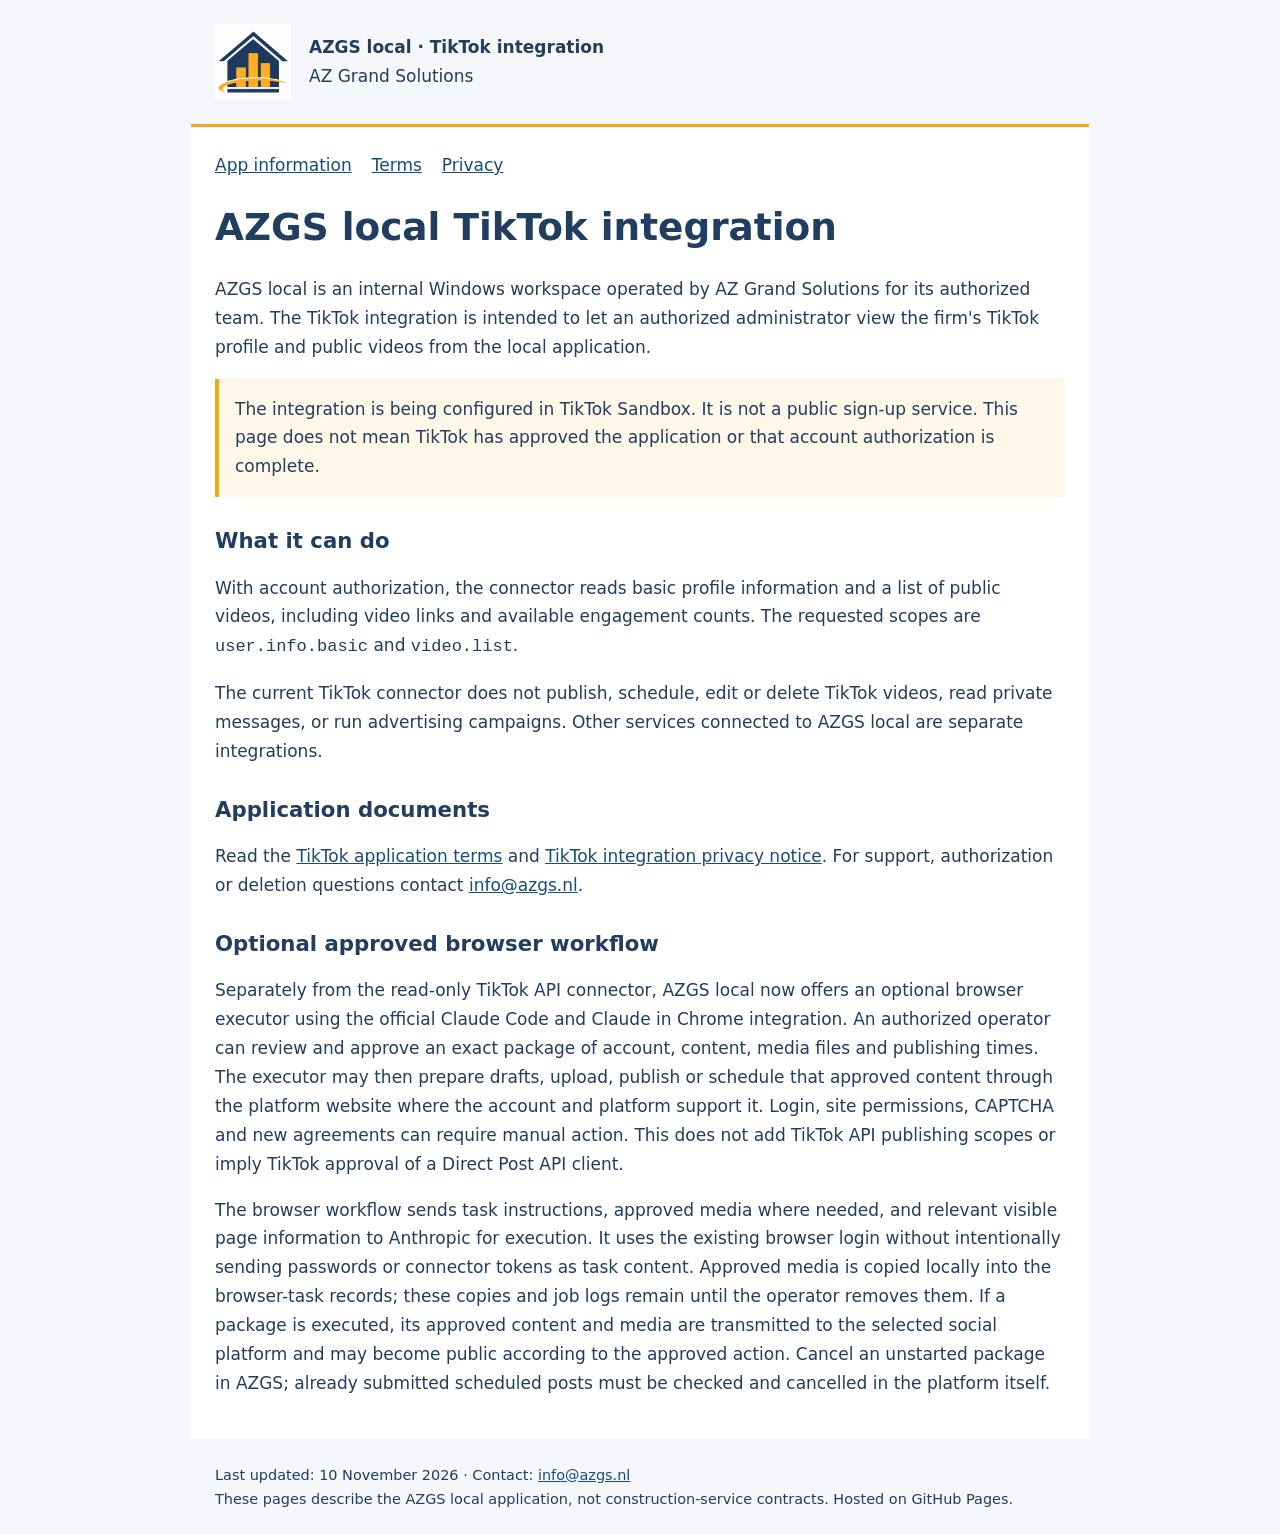
<file: index.html>
<!doctype html><html lang="en"><head><meta charset="utf-8"><meta name="viewport" content="width=device-width,initial-scale=1"><meta name="description" content="AZGS local TikTok integration: application information, terms and privacy."><title>AZGS local TikTok integration | AZGS local TikTok</title><link rel="stylesheet" href="./assets/style.css"></head><body><header><img src="./assets/azgs-icon.png" alt="AZ Grand Solutions logo"><div><strong>AZGS local · TikTok integration</strong><br>AZ Grand Solutions</div></header><main><nav aria-label="Legal navigation"><a href="./index.html">App information</a><a href="./tiktok-terms/">Terms</a><a href="./tiktok-privacy/">Privacy</a></nav><h1>AZGS local TikTok integration</h1><p>AZGS local is an internal Windows workspace operated by AZ Grand Solutions for its authorized team. The TikTok integration is intended to let an authorized administrator view the firm's TikTok profile and public videos from the local application.</p><p class="note">The integration is being configured in TikTok Sandbox. It is not a public sign-up service. This page does not mean TikTok has approved the application or that account authorization is complete.</p><h2>What it can do</h2><p>With account authorization, the connector reads basic profile information and a list of public videos, including video links and available engagement counts. The requested scopes are <code>user.info.basic</code> and <code>video.list</code>.</p><p>The current TikTok connector does not publish, schedule, edit or delete TikTok videos, read private messages, or run advertising campaigns. Other services connected to AZGS local are separate integrations.</p><h2>Application documents</h2><p>Read the <a href="tiktok-terms/">TikTok application terms</a> and <a href="tiktok-privacy/">TikTok integration privacy notice</a>. For support, authorization or deletion questions contact <a href="mailto:info@azgs.nl">info@azgs.nl</a>.</p><h2>Optional approved browser workflow</h2><p>Separately from the read-only TikTok API connector, AZGS local now offers an optional browser executor using the official Claude Code and Claude in Chrome integration. An authorized operator can review and approve an exact package of account, content, media files and publishing times. The executor may then prepare drafts, upload, publish or schedule that approved content through the platform website where the account and platform support it. Login, site permissions, CAPTCHA and new agreements can require manual action. This does not add TikTok API publishing scopes or imply TikTok approval of a Direct Post API client.</p><p>The browser workflow sends task instructions, approved media where needed, and relevant visible page information to Anthropic for execution. It uses the existing browser login without intentionally sending passwords or connector tokens as task content. Approved media is copied locally into the browser-task records; these copies and job logs remain until the operator removes them. If a package is executed, its approved content and media are transmitted to the selected social platform and may become public according to the approved action. Cancel an unstarted package in AZGS; already submitted scheduled posts must be checked and cancelled in the platform itself.</p></main><footer>Last updated: 10 November 2026 · Contact: <a href="mailto:info@azgs.nl">info@azgs.nl</a><br>These pages describe the AZGS local application, not construction-service contracts. Hosted on GitHub Pages.</footer></body></html>
</file>
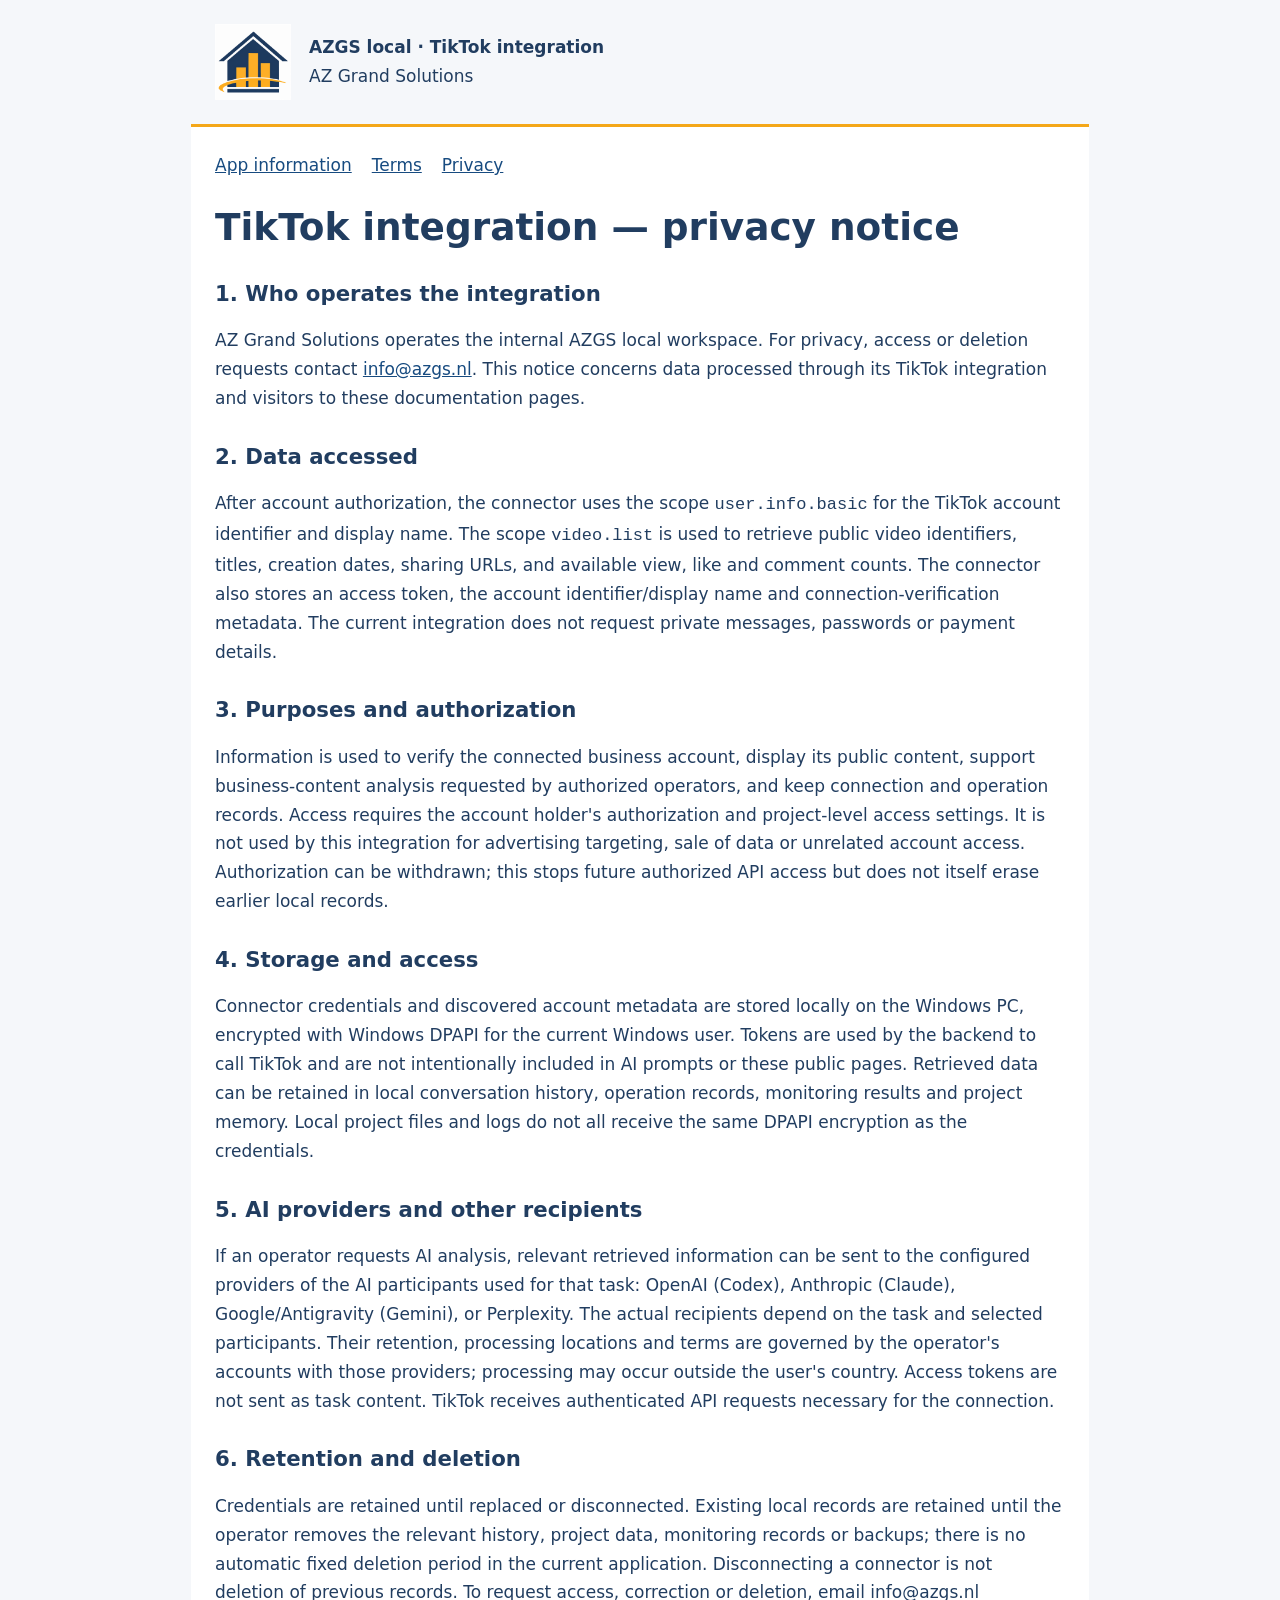
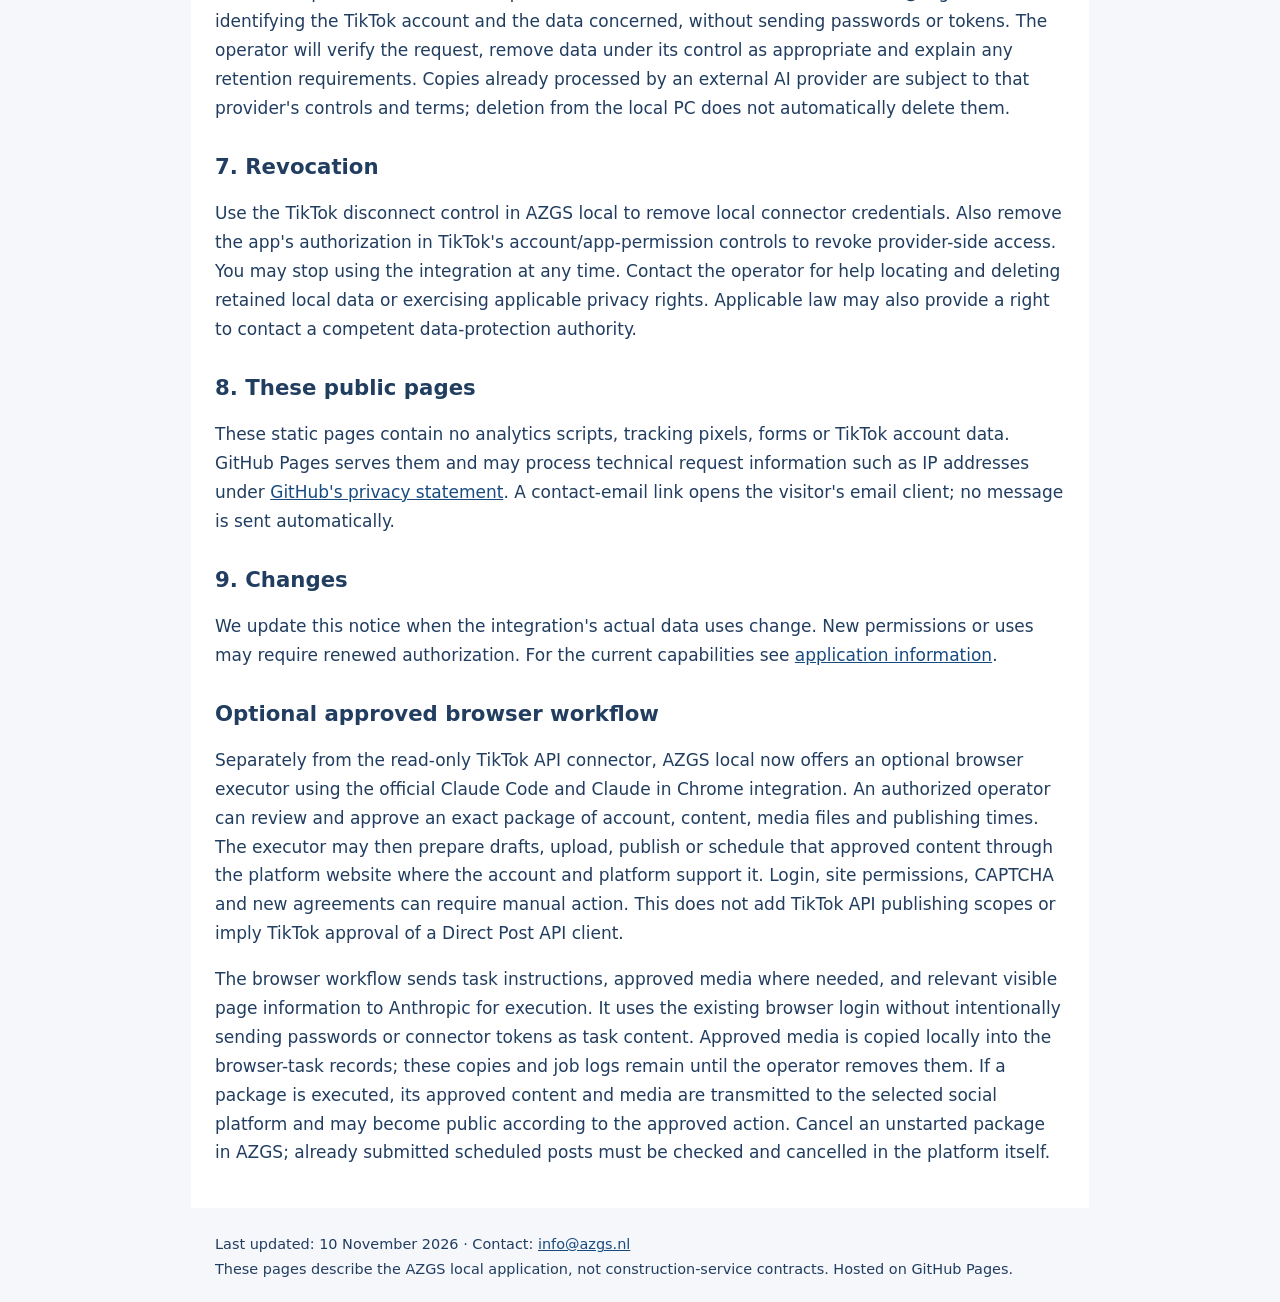
<file: tiktok-privacy/index.html>
<!doctype html><html lang="en"><head><meta charset="utf-8"><meta name="viewport" content="width=device-width,initial-scale=1"><meta name="description" content="AZGS local TikTok integration: application information, terms and privacy."><title>TikTok integration — privacy notice | AZGS local TikTok</title><link rel="stylesheet" href="../assets/style.css"></head><body><header><img src="../assets/azgs-icon.png" alt="AZ Grand Solutions logo"><div><strong>AZGS local · TikTok integration</strong><br>AZ Grand Solutions</div></header><main><nav aria-label="Legal navigation"><a href="../index.html">App information</a><a href="../tiktok-terms/">Terms</a><a href="../tiktok-privacy/">Privacy</a></nav><h1>TikTok integration — privacy notice</h1><h2>1. Who operates the integration</h2><p>AZ Grand Solutions operates the internal AZGS local workspace. For privacy, access or deletion requests contact <a href="mailto:info@azgs.nl">info@azgs.nl</a>. This notice concerns data processed through its TikTok integration and visitors to these documentation pages.</p><h2>2. Data accessed</h2><p>After account authorization, the connector uses the scope <code>user.info.basic</code> for the TikTok account identifier and display name. The scope <code>video.list</code> is used to retrieve public video identifiers, titles, creation dates, sharing URLs, and available view, like and comment counts. The connector also stores an access token, the account identifier/display name and connection-verification metadata. The current integration does not request private messages, passwords or payment details.</p><h2>3. Purposes and authorization</h2><p>Information is used to verify the connected business account, display its public content, support business-content analysis requested by authorized operators, and keep connection and operation records. Access requires the account holder's authorization and project-level access settings. It is not used by this integration for advertising targeting, sale of data or unrelated account access. Authorization can be withdrawn; this stops future authorized API access but does not itself erase earlier local records.</p><h2>4. Storage and access</h2><p>Connector credentials and discovered account metadata are stored locally on the Windows PC, encrypted with Windows DPAPI for the current Windows user. Tokens are used by the backend to call TikTok and are not intentionally included in AI prompts or these public pages. Retrieved data can be retained in local conversation history, operation records, monitoring results and project memory. Local project files and logs do not all receive the same DPAPI encryption as the credentials.</p><h2>5. AI providers and other recipients</h2><p>If an operator requests AI analysis, relevant retrieved information can be sent to the configured providers of the AI participants used for that task: OpenAI (Codex), Anthropic (Claude), Google/Antigravity (Gemini), or Perplexity. The actual recipients depend on the task and selected participants. Their retention, processing locations and terms are governed by the operator's accounts with those providers; processing may occur outside the user's country. Access tokens are not sent as task content. TikTok receives authenticated API requests necessary for the connection.</p><h2>6. Retention and deletion</h2><p>Credentials are retained until replaced or disconnected. Existing local records are retained until the operator removes the relevant history, project data, monitoring records or backups; there is no automatic fixed deletion period in the current application. Disconnecting a connector is not deletion of previous records. To request access, correction or deletion, email info@azgs.nl identifying the TikTok account and the data concerned, without sending passwords or tokens. The operator will verify the request, remove data under its control as appropriate and explain any retention requirements. Copies already processed by an external AI provider are subject to that provider's controls and terms; deletion from the local PC does not automatically delete them.</p><h2>7. Revocation</h2><p>Use the TikTok disconnect control in AZGS local to remove local connector credentials. Also remove the app's authorization in TikTok's account/app-permission controls to revoke provider-side access. You may stop using the integration at any time. Contact the operator for help locating and deleting retained local data or exercising applicable privacy rights. Applicable law may also provide a right to contact a competent data-protection authority.</p><h2>8. These public pages</h2><p>These static pages contain no analytics scripts, tracking pixels, forms or TikTok account data. GitHub Pages serves them and may process technical request information such as IP addresses under <a href="https://docs.github.com/en/site-policy/privacy-policies/github-general-privacy-statement">GitHub's privacy statement</a>. A contact-email link opens the visitor's email client; no message is sent automatically.</p><h2>9. Changes</h2><p>We update this notice when the integration's actual data uses change. New permissions or uses may require renewed authorization. For the current capabilities see <a href="../index.html">application information</a>.</p><h2>Optional approved browser workflow</h2><p>Separately from the read-only TikTok API connector, AZGS local now offers an optional browser executor using the official Claude Code and Claude in Chrome integration. An authorized operator can review and approve an exact package of account, content, media files and publishing times. The executor may then prepare drafts, upload, publish or schedule that approved content through the platform website where the account and platform support it. Login, site permissions, CAPTCHA and new agreements can require manual action. This does not add TikTok API publishing scopes or imply TikTok approval of a Direct Post API client.</p><p>The browser workflow sends task instructions, approved media where needed, and relevant visible page information to Anthropic for execution. It uses the existing browser login without intentionally sending passwords or connector tokens as task content. Approved media is copied locally into the browser-task records; these copies and job logs remain until the operator removes them. If a package is executed, its approved content and media are transmitted to the selected social platform and may become public according to the approved action. Cancel an unstarted package in AZGS; already submitted scheduled posts must be checked and cancelled in the platform itself.</p></main><footer>Last updated: 10 November 2026 · Contact: <a href="mailto:info@azgs.nl">info@azgs.nl</a><br>These pages describe the AZGS local application, not construction-service contracts. Hosted on GitHub Pages.</footer></body></html>
</file>
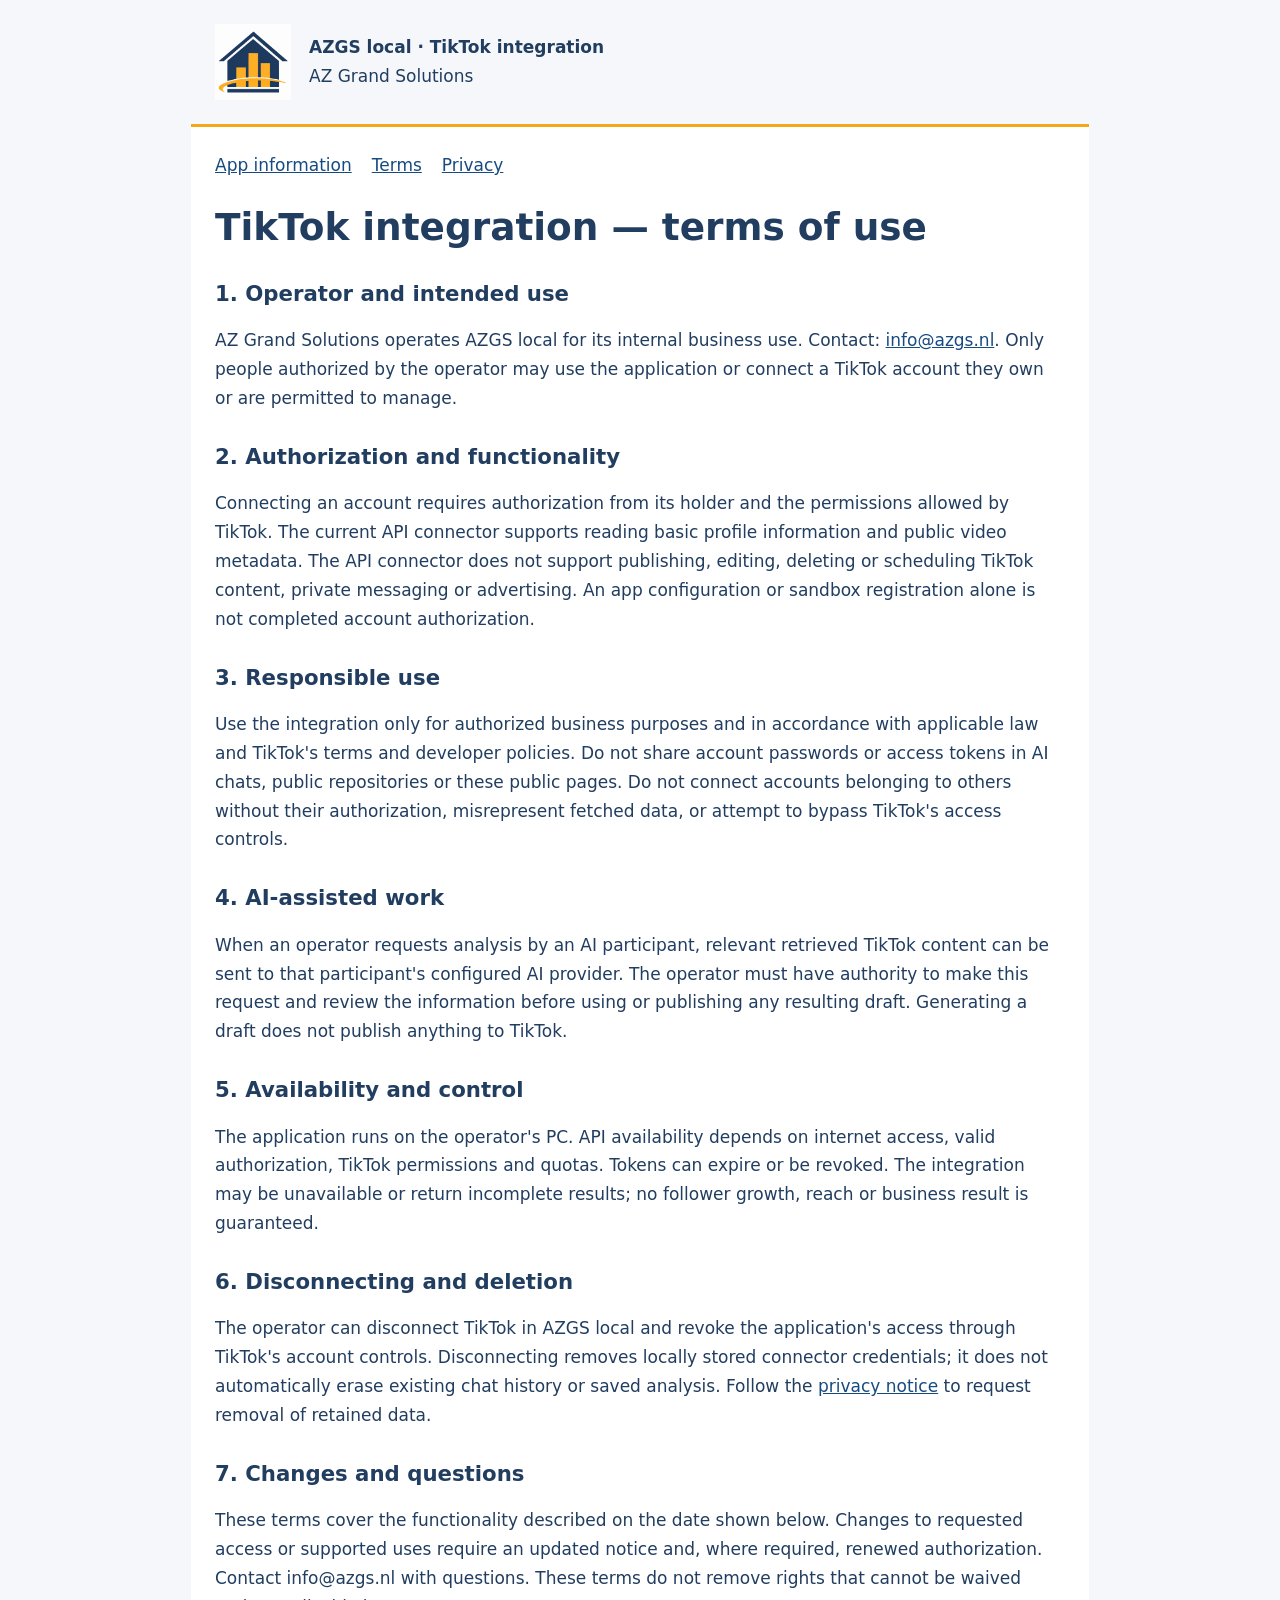
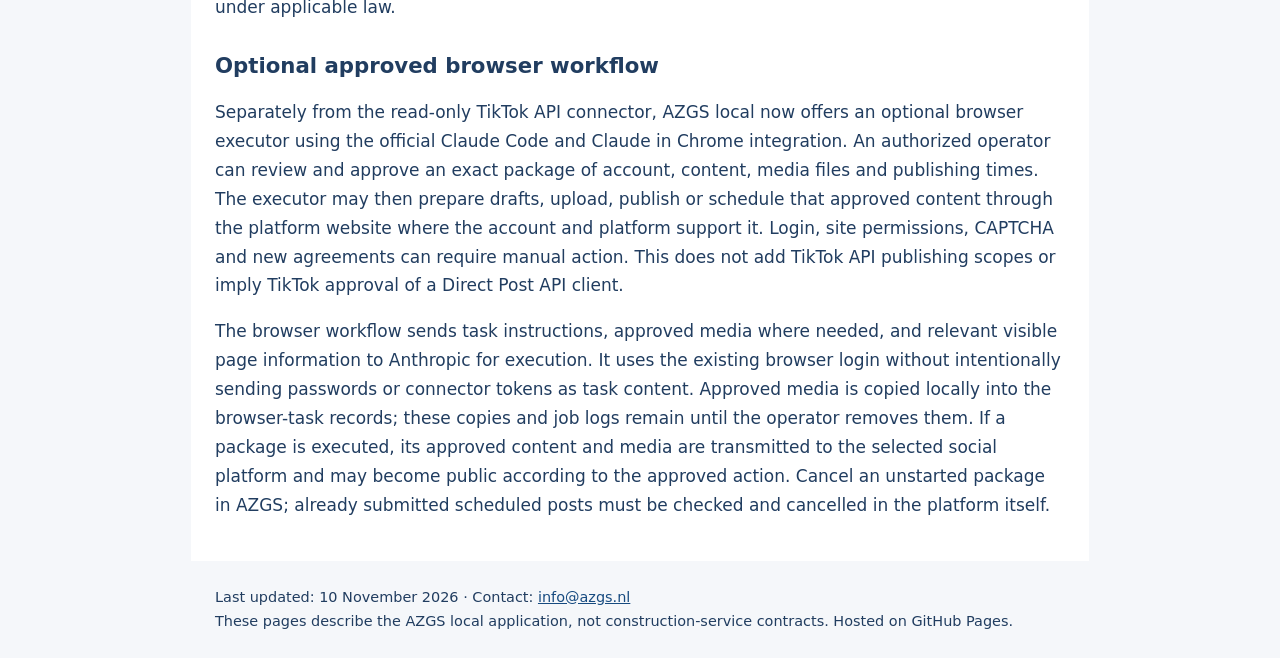
<file: tiktok-terms/index.html>
<!doctype html><html lang="en"><head><meta charset="utf-8"><meta name="viewport" content="width=device-width,initial-scale=1"><meta name="description" content="AZGS local TikTok integration: application information, terms and privacy."><title>TikTok integration — terms of use | AZGS local TikTok</title><link rel="stylesheet" href="../assets/style.css"></head><body><header><img src="../assets/azgs-icon.png" alt="AZ Grand Solutions logo"><div><strong>AZGS local · TikTok integration</strong><br>AZ Grand Solutions</div></header><main><nav aria-label="Legal navigation"><a href="../index.html">App information</a><a href="../tiktok-terms/">Terms</a><a href="../tiktok-privacy/">Privacy</a></nav><h1>TikTok integration — terms of use</h1><h2>1. Operator and intended use</h2><p>AZ Grand Solutions operates AZGS local for its internal business use. Contact: <a href="mailto:info@azgs.nl">info@azgs.nl</a>. Only people authorized by the operator may use the application or connect a TikTok account they own or are permitted to manage.</p><h2>2. Authorization and functionality</h2><p>Connecting an account requires authorization from its holder and the permissions allowed by TikTok. The current API connector supports reading basic profile information and public video metadata. The API connector does not support publishing, editing, deleting or scheduling TikTok content, private messaging or advertising. An app configuration or sandbox registration alone is not completed account authorization.</p><h2>3. Responsible use</h2><p>Use the integration only for authorized business purposes and in accordance with applicable law and TikTok's terms and developer policies. Do not share account passwords or access tokens in AI chats, public repositories or these public pages. Do not connect accounts belonging to others without their authorization, misrepresent fetched data, or attempt to bypass TikTok's access controls.</p><h2>4. AI-assisted work</h2><p>When an operator requests analysis by an AI participant, relevant retrieved TikTok content can be sent to that participant's configured AI provider. The operator must have authority to make this request and review the information before using or publishing any resulting draft. Generating a draft does not publish anything to TikTok.</p><h2>5. Availability and control</h2><p>The application runs on the operator's PC. API availability depends on internet access, valid authorization, TikTok permissions and quotas. Tokens can expire or be revoked. The integration may be unavailable or return incomplete results; no follower growth, reach or business result is guaranteed.</p><h2>6. Disconnecting and deletion</h2><p>The operator can disconnect TikTok in AZGS local and revoke the application's access through TikTok's account controls. Disconnecting removes locally stored connector credentials; it does not automatically erase existing chat history or saved analysis. Follow the <a href="../tiktok-privacy/">privacy notice</a> to request removal of retained data.</p><h2>7. Changes and questions</h2><p>These terms cover the functionality described on the date shown below. Changes to requested access or supported uses require an updated notice and, where required, renewed authorization. Contact info@azgs.nl with questions. These terms do not remove rights that cannot be waived under applicable law.</p><h2>Optional approved browser workflow</h2><p>Separately from the read-only TikTok API connector, AZGS local now offers an optional browser executor using the official Claude Code and Claude in Chrome integration. An authorized operator can review and approve an exact package of account, content, media files and publishing times. The executor may then prepare drafts, upload, publish or schedule that approved content through the platform website where the account and platform support it. Login, site permissions, CAPTCHA and new agreements can require manual action. This does not add TikTok API publishing scopes or imply TikTok approval of a Direct Post API client.</p><p>The browser workflow sends task instructions, approved media where needed, and relevant visible page information to Anthropic for execution. It uses the existing browser login without intentionally sending passwords or connector tokens as task content. Approved media is copied locally into the browser-task records; these copies and job logs remain until the operator removes them. If a package is executed, its approved content and media are transmitted to the selected social platform and may become public according to the approved action. Cancel an unstarted package in AZGS; already submitted scheduled posts must be checked and cancelled in the platform itself.</p></main><footer>Last updated: 10 November 2026 · Contact: <a href="mailto:info@azgs.nl">info@azgs.nl</a><br>These pages describe the AZGS local application, not construction-service contracts. Hosted on GitHub Pages.</footer></body></html>
</file>
<file: assets/style.css>
:root{font:17px/1.7 system-ui,sans-serif;color:#213d60;background:#f5f7fa}body{margin:0}header,main,footer{max-width:850px;margin:auto;padding:24px}header{display:flex;align-items:center;gap:18px;border-bottom:3px solid #f4a719}header img{width:76px;height:76px}nav a{margin-right:20px}a{color:#174b80}main{background:white}h1{line-height:1.2;font-size:2.2rem}h2{line-height:1.35;margin-top:30px;font-size:1.25rem}.note{padding:16px;border-left:4px solid #f4a719;background:#fff7e7}footer{font-size:.85rem}code{overflow-wrap:anywhere}@media(max-width:540px){header,main,footer{padding:18px}h1{font-size:1.8rem}}
</file>
